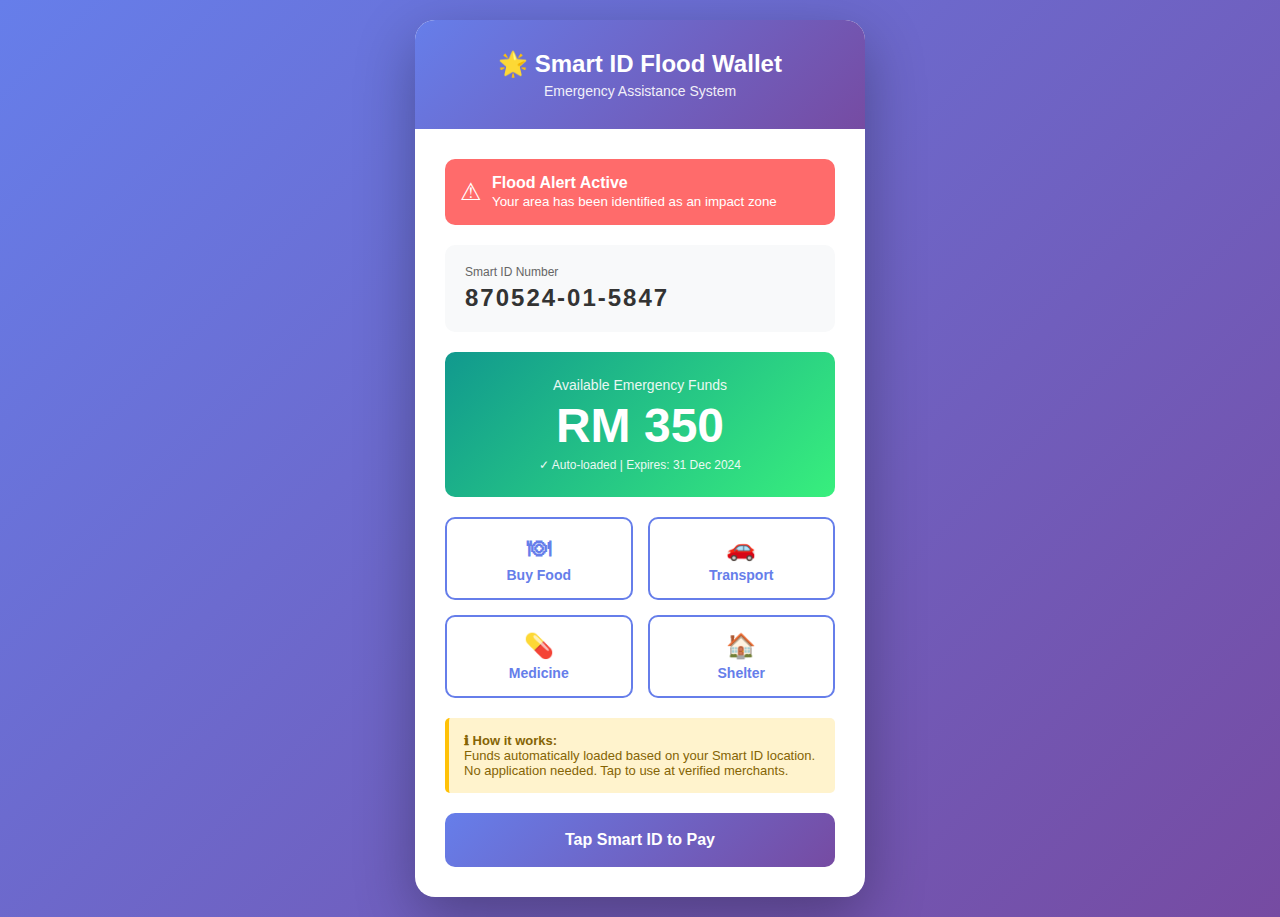
<file: index.html>
<!DOCTYPE html>
<html lang="en">
<head>
    <meta charset="UTF-8">
    <meta name="viewport" content="width=device-width, initial-scale=1.0">
    <title>Smart ID Flood Wallet</title>
    <link rel="stylesheet" href="styles.css">
</head>

<body>
    <div class="container">
        <div class="header">
            <h1>🌟 Smart ID Flood Wallet</h1>
            <p class="subtitle">Emergency Assistance System</p>
        </div>

        <div class="content">
            <div class="alert-banner">
                <span class="alert-icon">⚠</span>
                <div>
                    <strong>Flood Alert Active</strong><br>
                    <small>Your area has been identified as an impact zone</small>
                </div>
            </div>

            <div class="id-section">
                <div class="id-label">Smart ID Number</div>
                <div class="id-number">870524-01-5847</div>
            </div>

            <div class="wallet-balance">
                <div class="balance-label">Available Emergency Funds</div>
                <div class="balance-amount">RM 350</div>
                <div class="balance-status">✓ Auto-loaded | Expires: 31 Dec 2024</div>
            </div>

            <div class="action-buttons">
                <button class="action-btn" onclick="showModal('food')">
                    <span class="action-icon">🍽</span>
                    <span>Buy Food</span>
                </button>

                <button class="action-btn" onclick="showModal('transport')">
                    <span class="action-icon">🚗</span>
                    <span>Transport</span>
                </button>

                <button class="action-btn" onclick="showModal('medicine')">
                    <span class="action-icon">💊</span>
                    <span>Medicine</span>
                </button>

                <button class="action-btn" onclick="showModal('shelter')">
                    <span class="action-icon">🏠</span>
                    <span>Shelter</span>
                </button>
            </div>

            <div class="info-box">
                <strong>ℹ How it works:</strong><br>
                Funds automatically loaded based on your Smart ID location.  
                No application needed. Tap to use at verified merchants.
            </div>

            <button class="tap-button" onclick="showModal('tap')">
                Tap Smart ID to Pay
            </button>
        </div>
    </div>

    <!-- Modal -->
    <div class="modal" id="modal">
        <div class="modal-content">
            <div class="modal-icon" id="modalIcon">🔔</div>
            <h2 id="modalTitle">Payment Ready</h2>
            <p id="modalText">Tap your Smart ID to proceed.</p>
            <button class="modal-button" onclick="closeModal()">Close</button>
        </div>
    </div>

    <script>
        function showModal(type) {
            const modal = document.getElementById('modal');
            const icon = document.getElementById('modalIcon');
            const title = document.getElementById('modalTitle');
            const text = document.getElementById('modalText');

            if (type === "food") {
                icon.innerHTML = "🍽";
                title.innerText = "Food Payment Ready";
                text.innerText = "Tap your Smart ID at any verified vendor to complete purchase.";
            }

            else if (type === "transport") {
                icon.innerHTML = "🚗";
                title.innerText = "Transport Payment Ready";
                text.innerText = "Use your Smart ID for evacuation transport or taxi service.";
            }

            else if (type === "medicine") {
                icon.innerHTML = "💊";
                title.innerText = "Medicine Payment Ready";
                text.innerText = "Visit any registered pharmacy and tap your Smart ID to pay.";
            }

            else if (type === "shelter") {
                icon.innerHTML = "🏠";
                title.innerText = "Shelter Access Ready";
                text.innerText = "Present your Smart ID at designated shelter location entry.";
            }

            else {
                icon.innerHTML = "💳";
                title.innerText = "Ready to Pay";
                text.innerText = "Tap your Smart ID to proceed.";
            }

            modal.classList.add("active");
        }

        function closeModal() {
            document.getElementById('modal').classList.remove('active');
        }
    </script>

</body>
</html>
</file>
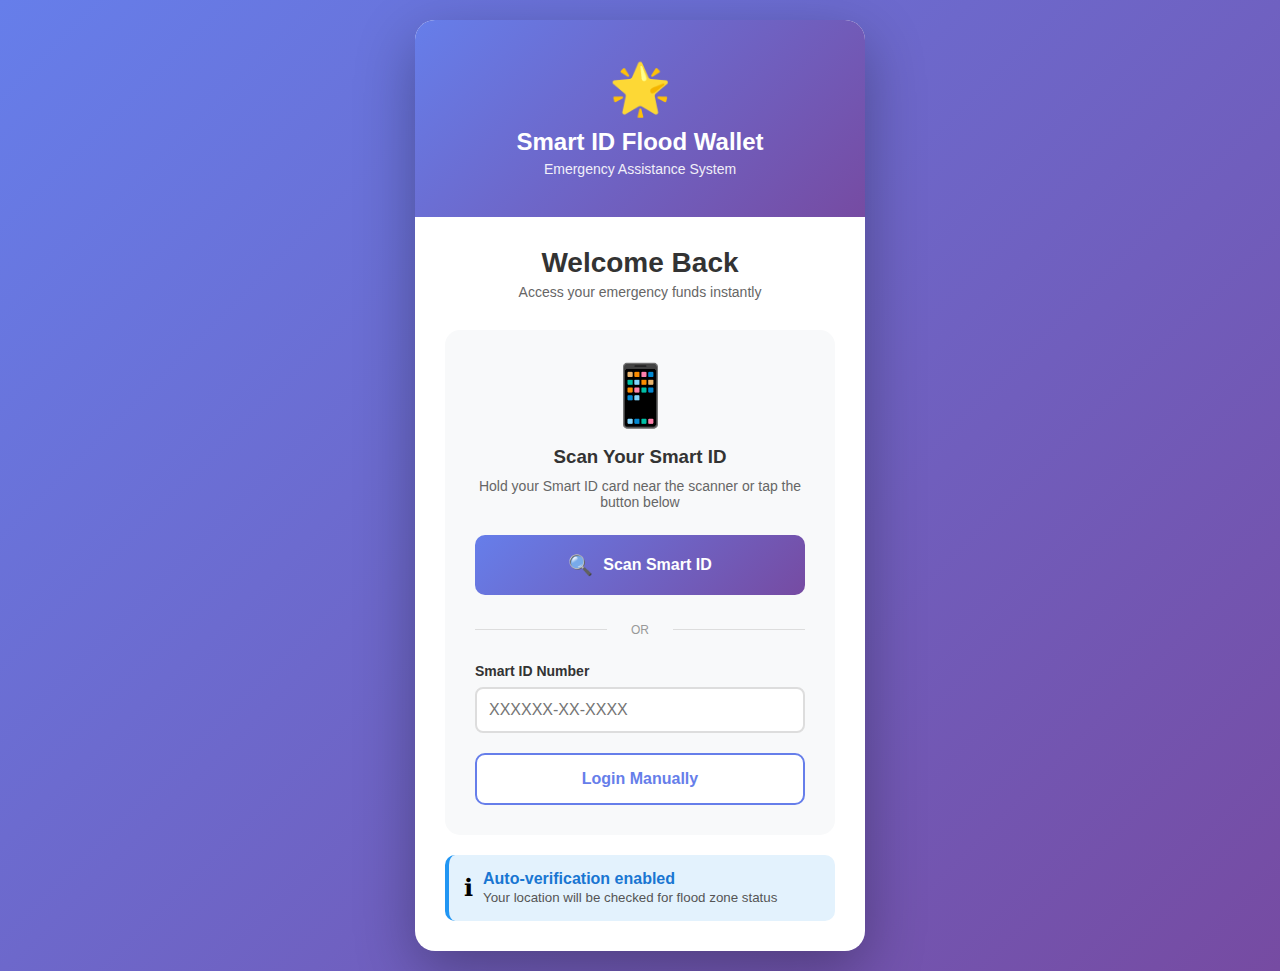
<file: login.html>
<!DOCTYPE html>
<html lang="en">
<head>
    <meta charset="UTF-8">
    <meta name="viewport" content="width=device-width, initial-scale=1.0">
    <title>Smart ID Flood Wallet - Login</title>
    <link rel="stylesheet" href="login-styles.css">
</head>
<body>
    <div class="container">
        <div class="header">
            <div class="logo">🌟</div>
            <h1>Smart ID Flood Wallet</h1>
            <p class="subtitle">Emergency Assistance System</p>
        </div>

        <div class="content">
            <div class="welcome-text">
                <h2>Welcome Back</h2>
                <p>Access your emergency funds instantly</p>
            </div>

            <div class="login-box">
                <div class="scan-icon">📱</div>
                <h3>Scan Your Smart ID</h3>
                <p class="instruction">Hold your Smart ID card near the scanner or tap the button below</p>
                
                <button class="scan-button" onclick="showScanModal()">
                    <span class="scan-icon-btn">🔍</span>
                    Scan Smart ID
                </button>

                <div class="divider">
                    <span>OR</span>
                </div>

                <form onsubmit="handleManualLogin(event)">
                    <div class="input-group">
                        <label for="smartId">Smart ID Number</label>
                        <input type="text" id="smartId" placeholder="XXXXXX-XX-XXXX" maxlength="14" required>
                    </div>

                    <button type="submit" class="login-button">
                        Login Manually
                    </button>
                </form>
            </div>

            <div class="info-banner">
                <span class="info-icon">ℹ</span>
                <div>
                    <strong>Auto-verification enabled</strong><br>
                    <small>Your location will be checked for flood zone status</small>
                </div>
            </div>
        </div>
    </div>

    <!-- Scan Modal -->
    <div class="modal" id="scanModal">
        <div class="modal-content">
            <div class="scan-animation">
                <div class="scanner-frame">
                    <div class="corner corner-tl"></div>
                    <div class="corner corner-tr"></div>
                    <div class="corner corner-bl"></div>
                    <div class="corner corner-br"></div>
                    <div class="scan-line"></div>
                    <div class="id-card-icon">💳</div>
                </div>
            </div>
            
            <h2>Scanning Smart ID</h2>
            <p class="scan-status" id="scanStatus">Hold your Smart ID card steady...</p>
            
            <div class="loading-dots">
                <span></span>
                <span></span>
                <span></span>
            </div>

            <button class="cancel-button" onclick="closeScanModal()">Cancel</button>
        </div>
    </div>

    <!-- Success Modal -->
    <div class="modal" id="successModal">
        <div class="modal-content">
            <div class="success-icon">✅</div>
            <h2>Verification Successful</h2>
            <p>Smart ID: <strong id="verifiedId">870524-01-5847</strong></p>
            <p class="success-message">Redirecting to your wallet...</p>
            <div class="progress-bar">
                <div class="progress-fill"></div>
            </div>
        </div>
    </div>

    <script src="login-script.js"></script>
</body>
</html>
</file>
<file: styles.css>
* {
    margin: 0;
    padding: 0;
    box-sizing: border-box;
}

body {
    font-family: 'Segoe UI', Tahoma, Geneva, Verdana, sans-serif;
    background: linear-gradient(135deg, #667eea 0%, #764ba2 100%);
    min-height: 100vh;
    display: flex;
    align-items: center;
    justify-content: center;
    padding: 20px;
}

.container {
    background: white;
    border-radius: 20px;
    box-shadow: 0 20px 60px rgba(0,0,0,0.3);
    max-width: 450px;
    width: 100%;
    overflow: hidden;
}

.header {
    background: linear-gradient(135deg, #667eea 0%, #764ba2 100%);
    color: white;
    padding: 30px;
    text-align: center;
}

.header h1 {
    font-size: 24px;
    margin-bottom: 5px;
}

.header .subtitle {
    font-size: 14px;
    opacity: 0.9;
}

.content {
    padding: 30px;
}

.alert-banner {
    background: #ff6b6b;
    color: white;
    padding: 15px;
    border-radius: 10px;
    margin-bottom: 20px;
    display: flex;
    align-items: center;
    gap: 10px;
    animation: pulse 2s infinite;
}

@keyframes pulse {
    0%, 100% { opacity: 1; }
    50% { opacity: 0.8; }
}

.alert-icon {
    font-size: 24px;
}

.id-section {
    background: #f8f9fa;
    padding: 20px;
    border-radius: 10px;
    margin-bottom: 20px;
}

.id-label {
    font-size: 12px;
    color: #666;
    margin-bottom: 5px;
}

.id-number {
    font-size: 24px;
    font-weight: bold;
    color: #333;
    letter-spacing: 2px;
}

.wallet-balance {
    text-align: center;
    padding: 25px;
    background: linear-gradient(135deg, #11998e 0%, #38ef7d 100%);
    border-radius: 10px;
    color: white;
    margin-bottom: 20px;
}

.balance-label {
    font-size: 14px;
    opacity: 0.9;
    margin-bottom: 5px;
}

.balance-amount {
    font-size: 48px;
    font-weight: bold;
    margin-bottom: 5px;
}

.balance-status {
    font-size: 12px;
    opacity: 0.9;
}

.action-buttons {
    display: grid;
    grid-template-columns: 1fr 1fr;
    gap: 15px;
    margin-bottom: 20px;
}

.action-btn {
    background: white;
    border: 2px solid #667eea;
    color: #667eea;
    padding: 15px;
    border-radius: 10px;
    cursor: pointer;
    font-size: 14px;
    font-weight: bold;
    transition: all 0.3s;
    display: flex;
    flex-direction: column;
    align-items: center;
    gap: 5px;
}

.action-btn:hover {
    background: #667eea;
    color: white;
    transform: translateY(-2px);
}

.action-icon {
    font-size: 24px;
}

.info-box {
    background: #fff3cd;
    border-left: 4px solid #ffc107;
    padding: 15px;
    border-radius: 5px;
    font-size: 13px;
    color: #856404;
}

.tap-button {
    background: linear-gradient(135deg, #667eea 0%, #764ba2 100%);
    color: white;
    border: none;
    padding: 18px;
    border-radius: 10px;
    width: 100%;
    font-size: 16px;
    font-weight: bold;
    cursor: pointer;
    margin-top: 20px;
    transition: all 0.3s;
}

.tap-button:hover {
    transform: scale(1.02);
    box-shadow: 0 5px 15px rgba(102, 126, 234, 0.4);
}

.modal {
    display: none;
    position: fixed;
    top: 0;
    left: 0;
    width: 100%;
    height: 100%;
    background: rgba(0,0,0,0.5);
    z-index: 1000;
    align-items: center;
    justify-content: center;
}

.modal.active {
    display: flex;
}

.modal-content {
    background: white;
    padding: 30px;
    border-radius: 15px;
    max-width: 350px;
    width: 90%;
    text-align: center;
    animation: slideUp 0.3s;
}

@keyframes slideUp {
    from {
        transform: translateY(50px);
        opacity: 0;
    }
    to {
        transform: translateY(0);
        opacity: 1;
    }
}

.modal-icon {
    font-size: 60px;
    margin-bottom: 15px;
}

.modal h2 {
    color: #333;
    margin-bottom: 10px;
}

.modal p {
    color: #666;
    margin-bottom: 20px;
    line-height: 1.5;
}

.modal-button {
    background: #667eea;
    color: white;
    border: none;
    padding: 12px 30px;
    border-radius: 8px;
    font-weight: bold;
    cursor: pointer;
    transition: all 0.3s;
}

.modal-button:hover {
    background: #5568d3;
}
</file>
<file: login-styles.css>
* {
    margin: 0;
    padding: 0;
    box-sizing: border-box;
}

body {
    font-family: 'Segoe UI', Tahoma, Geneva, Verdana, sans-serif;
    background: linear-gradient(135deg, #667eea 0%, #764ba2 100%);
    min-height: 100vh;
    display: flex;
    align-items: center;
    justify-content: center;
    padding: 20px;
}

.container {
    background: white;
    border-radius: 20px;
    box-shadow: 0 20px 60px rgba(0,0,0,0.3);
    max-width: 450px;
    width: 100%;
    overflow: hidden;
}

.header {
    background: linear-gradient(135deg, #667eea 0%, #764ba2 100%);
    color: white;
    padding: 40px 30px;
    text-align: center;
}

.logo {
    font-size: 50px;
    margin-bottom: 10px;
    animation: float 3s ease-in-out infinite;
}

@keyframes float {
    0%, 100% { transform: translateY(0px); }
    50% { transform: translateY(-10px); }
}

.header h1 {
    font-size: 24px;
    margin-bottom: 5px;
}

.header .subtitle {
    font-size: 14px;
    opacity: 0.9;
}

.content {
    padding: 30px;
}

.welcome-text {
    text-align: center;
    margin-bottom: 30px;
}

.welcome-text h2 {
    color: #333;
    font-size: 28px;
    margin-bottom: 5px;
}

.welcome-text p {
    color: #666;
    font-size: 14px;
}

.login-box {
    background: #f8f9fa;
    padding: 30px;
    border-radius: 15px;
    text-align: center;
    margin-bottom: 20px;
}

.scan-icon {
    font-size: 60px;
    margin-bottom: 15px;
}

.login-box h3 {
    color: #333;
    margin-bottom: 10px;
}

.instruction {
    color: #666;
    font-size: 14px;
    margin-bottom: 25px;
}

.scan-button {
    background: linear-gradient(135deg, #667eea 0%, #764ba2 100%);
    color: white;
    border: none;
    padding: 18px 30px;
    border-radius: 10px;
    font-size: 16px;
    font-weight: bold;
    cursor: pointer;
    width: 100%;
    display: flex;
    align-items: center;
    justify-content: center;
    gap: 10px;
    transition: all 0.3s;
}

.scan-button:hover {
    transform: scale(1.02);
    box-shadow: 0 5px 15px rgba(102, 126, 234, 0.4);
}

.scan-icon-btn {
    font-size: 20px;
}

.divider {
    margin: 25px 0;
    text-align: center;
    position: relative;
}

.divider::before,
.divider::after {
    content: '';
    position: absolute;
    top: 50%;
    width: 40%;
    height: 1px;
    background: #ddd;
}

.divider::before {
    left: 0;
}

.divider::after {
    right: 0;
}

.divider span {
    background: #f8f9fa;
    padding: 0 10px;
    color: #999;
    font-size: 12px;
}

.input-group {
    text-align: left;
    margin-bottom: 20px;
}

.input-group label {
    display: block;
    color: #333;
    font-size: 14px;
    font-weight: bold;
    margin-bottom: 8px;
}

.input-group input {
    width: 100%;
    padding: 12px;
    border: 2px solid #ddd;
    border-radius: 8px;
    font-size: 16px;
    transition: all 0.3s;
}

.input-group input:focus {
    outline: none;
    border-color: #667eea;
}

.login-button {
    background: white;
    color: #667eea;
    border: 2px solid #667eea;
    padding: 15px;
    border-radius: 10px;
    font-size: 16px;
    font-weight: bold;
    cursor: pointer;
    width: 100%;
    transition: all 0.3s;
}

.login-button:hover {
    background: #667eea;
    color: white;
}

.info-banner {
    background: #e3f2fd;
    padding: 15px;
    border-radius: 10px;
    display: flex;
    align-items: center;
    gap: 10px;
    border-left: 4px solid #2196f3;
}

.info-icon {
    font-size: 24px;
}

.info-banner strong {
    color: #1976d2;
}

.info-banner small {
    color: #555;
}

/* Modal Styles */
.modal {
    display: none;
    position: fixed;
    top: 0;
    left: 0;
    width: 100%;
    height: 100%;
    background: rgba(0,0,0,0.7);
    z-index: 1000;
    align-items: center;
    justify-content: center;
}

.modal.active {
    display: flex;
}

.modal-content {
    background: white;
    padding: 40px;
    border-radius: 20px;
    max-width: 400px;
    width: 90%;
    text-align: center;
    animation: slideUp 0.3s;
}

@keyframes slideUp {
    from {
        transform: translateY(50px);
        opacity: 0;
    }
    to {
        transform: translateY(0);
        opacity: 1;
    }
}

/* Scanner Animation */
.scan-animation {
    margin-bottom: 25px;
}

.scanner-frame {
    width: 200px;
    height: 130px;
    margin: 0 auto;
    position: relative;
    background: linear-gradient(135deg, #f8f9fa 0%, #e9ecef 100%);
    border-radius: 15px;
    display: flex;
    align-items: center;
    justify-content: center;
}

.corner {
    position: absolute;
    width: 30px;
    height: 30px;
    border: 3px solid #667eea;
}

.corner-tl {
    top: 10px;
    left: 10px;
    border-right: none;
    border-bottom: none;
    border-radius: 5px 0 0 0;
}

.corner-tr {
    top: 10px;
    right: 10px;
    border-left: none;
    border-bottom: none;
    border-radius: 0 5px 0 0;
}

.corner-bl {
    bottom: 10px;
    left: 10px;
    border-right: none;
    border-top: none;
    border-radius: 0 0 0 5px;
}

.corner-br {
    bottom: 10px;
    right: 10px;
    border-left: none;
    border-top: none;
    border-radius: 0 0 5px 0;
}

.scan-line {
    position: absolute;
    width: 80%;
    height: 3px;
    background: linear-gradient(90deg, transparent, #667eea, transparent);
    animation: scan 2s infinite;
}

@keyframes scan {
    0% {
        top: 20px;
        opacity: 0;
    }
    50% {
        opacity: 1;
    }
    100% {
        top: 110px;
        opacity: 0;
    }
}

.id-card-icon {
    font-size: 50px;
    animation: pulse 1.5s infinite;
}

@keyframes pulse {
    0%, 100% {
        transform: scale(1);
        opacity: 1;
    }
    50% {
        transform: scale(1.1);
        opacity: 0.7;
    }
}

.modal h2 {
    color: #333;
    margin-bottom: 10px;
    font-size: 24px;
}

.scan-status {
    color: #666;
    margin-bottom: 20px;
    font-size: 14px;
}

/* Loading Dots */
.loading-dots {
    display: flex;
    justify-content: center;
    gap: 8px;
    margin-bottom: 25px;
}

.loading-dots span {
    width: 10px;
    height: 10px;
    background: #667eea;
    border-radius: 50%;
    animation: bounce 1.4s infinite ease-in-out;
}

.loading-dots span:nth-child(1) {
    animation-delay: -0.32s;
}

.loading-dots span:nth-child(2) {
    animation-delay: -0.16s;
}

@keyframes bounce {
    0%, 80%, 100% {
        transform: scale(0);
    }
    40% {
        transform: scale(1);
    }
}

.cancel-button {
    background: white;
    color: #666;
    border: 2px solid #ddd;
    padding: 12px 30px;
    border-radius: 8px;
    font-weight: bold;
    cursor: pointer;
    transition: all 0.3s;
}

.cancel-button:hover {
    border-color: #999;
    color: #333;
}

/* Success Modal */
.success-icon {
    font-size: 80px;
    margin-bottom: 20px;
    animation: scaleIn 0.5s;
}

@keyframes scaleIn {
    from {
        transform: scale(0);
    }
    to {
        transform: scale(1);
    }
}

.success-message {
    color: #666;
    margin: 15px 0;
}

#verifiedId {
    color: #667eea;
    font-size: 18px;
}

.progress-bar {
    width: 100%;
    height: 6px;
    background: #e9ecef;
    border-radius: 3px;
    overflow: hidden;
    margin-top: 20px;
}

.progress-fill {
    height: 100%;
    background: linear-gradient(90deg, #667eea, #764ba2);
    animation: progress 2s ease-in-out;
}

@keyframes progress {
    from {
        width: 0%;
    }
    to {
        width: 100%;
    }
}
</file>
